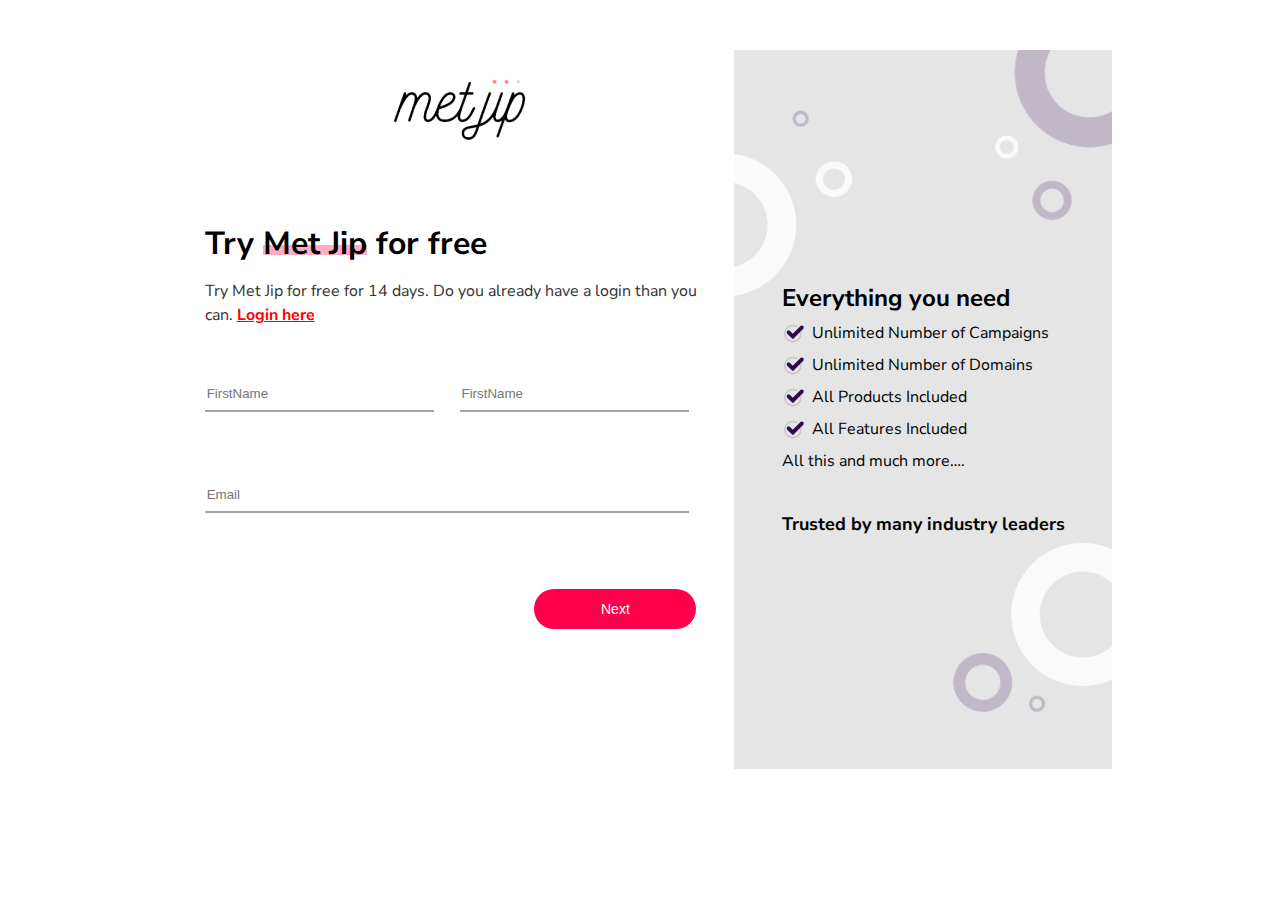
<file: index.html>
<!DOCTYPE html>
<html lang="en">
<head>
    <meta charset="UTF-8">
    <meta name="viewport" content="width=device-width, initial-scale=1.0">
    <link rel="preconnect" href="https://fonts.gstatic.com">
    <link href="https://fonts.googleapis.com/css2?family=Nunito+Sans:wght@400;700&display=swap" rel="stylesheet">
    <title>Title</title>
    <link rel="stylesheet" href="clear.css">
    <link rel="stylesheet" href="index.css">
</head>
<body>
<div class="content">

    <div class="first-block">
        <div class="some-test">
            <div class="my-logo">
                <img  src="media/picturemessage_4seanznx%201.png">
            </div>
            <div class="first-block-title">
                <h1> Try <span class="pink"> Met Jip</span> for free</h1>
                <p>Try Met Jip for free for 14 days. Do you already have a login than you can.
                    <a href="#">Login here</a></p>
            </div>
            <form action="second-register.html" method="LINK" class="second-form-my-form">
                <div class="row-input">
                    <div class="input-container">
                        <input type="text"  placeholder="FirstName" class="form-input-name">
                        <span class="error"> some message </span>
                    </div>
                    <div class="input-container">
                        <input type="text" placeholder="FirstName" class="form-input-name1">
                        <span class="error1"> some message </span>
                    </div>
                </div>
                <input type="email" placeholder="Email" class="form-input-email">
                <span class="error2"> some message </span>
                <div class="btn-form">
                    <button type="submit" class="form-account" disabled>Next</button>
                </div>
            </form>
        </div>
    </div>
    <div class="second-block">
        <div class="layout-second">
            <div class="info-content-title">
                <p>Everything you need</p>
            </div>
            <ul class="info-content-ul">
                <li class="info-content-ul-li">
                    Unlimited Number of Campaigns
                </li>
                <li class="info-content-ul-li">
                    Unlimited Number of Domains
                </li>
                <li class="info-content-ul-li">
                    All Products Included
                </li>
                <li class="info-content-ul-li">
                    All Features Included
                </li>

            </ul>
            <div class="info-content-some">
                All this and much more….
            </div>
            <div class="info-content-industry">
                <p>
                    Trusted by many industry leaders
                </p>
<!--                <img src="media/Group%20427.png">-->
            </div>
        </div>
    </div>
</div>

<script src="validate.js"></script>
<!--<script src="new_modal.js"></script>-->
<!--<script src="some-validation.js"></script>-->
</body>
</html>
</file>
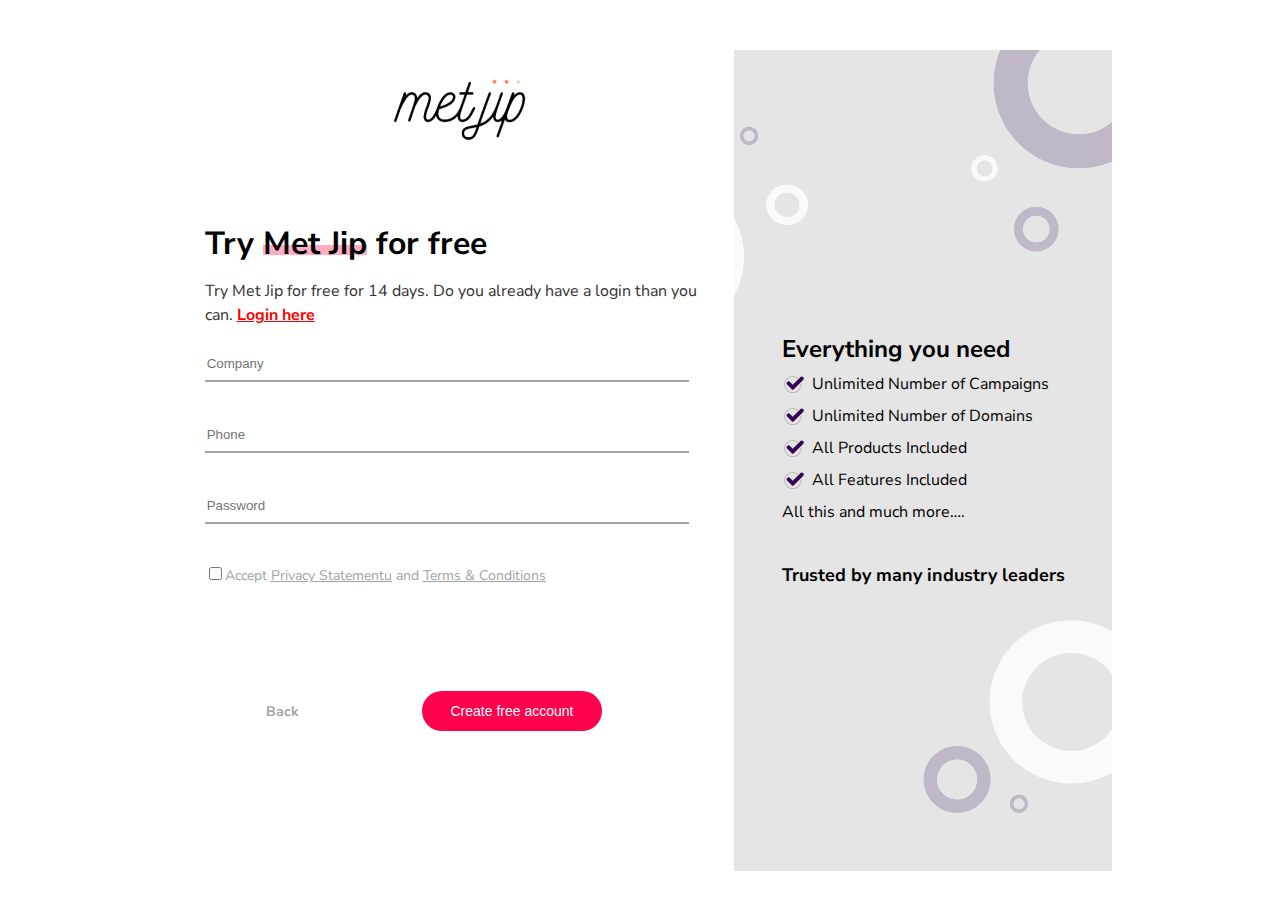
<file: second-register.html>
<!DOCTYPE html>
<html lang="en">
<head>
    <meta charset="UTF-8">
    <meta name="viewport" content="width=device-width, initial-scale=1.0">
    <link rel="preconnect" href="https://fonts.gstatic.com">
    <link href="https://fonts.googleapis.com/css2?family=Nunito+Sans:wght@400;700&display=swap" rel="stylesheet">
    <title>Title</title>
    <link rel="stylesheet" href="clear.css">
    <link rel="stylesheet" href="second-register.css">
</head>
<body>

<div class="content">
    <div class="first-block">
        <div class="some-test">
            <div class="my-logo">
                <img  src="media/picturemessage_4seanznx%201.png">
            </div>
            <div class="first-block-title">
                <h1> Try <span class="pink"> Met Jip</span> for free</h1>
                <p>Try Met Jip for free for 14 days. Do you already have a login than you can.
                    <a href="#">Login here</a></p>
            </div>
            <form action="thx.html" method="LINK" class="second-form-my-form">
                <input type="text" placeholder="Company" class="form-input-email">
                <span class="error"> some message </span>
                <input type="tel" placeholder="Phone" class="form-input-email1">
                <span class="error1"> some message </span>
                <input type="password" placeholder="Password" class="form-input-email2">
                <span class="error2"> some message </span>
                <div class="check-box-form">
                    <input type="checkbox" id="acceptPrivacy">Accept  <a class="open-modal" href="#modal"><u class="links">Privacy Statementu</u></a> and
                    <a class="open-modal" href="#modal"><u class="links">Terms & Conditions</u></a>
                </div>
                <div class="form-btn">
                    <form action="thx.css" method="LINK">
                        <a href="index.html">Back</a>
                        <button type="submit" class="form-account" disabled>Create free account</button>
                    </form>
                </div>
            </form>
        </div>
    </div>
    <div class="second-block">
        <div>
            <div class="info-content-title">
                <p>Everything you need</p>
            </div>
            <ul class="info-content-ul">
                <li class="info-content-ul-li">
                    Unlimited Number of Campaigns
                </li>
                <li class="info-content-ul-li">
                    Unlimited Number of Domains
                </li>
                <li class="info-content-ul-li">
                    All Products Included
                </li>
                <li class="info-content-ul-li">
                    All Features Included
                </li>

            </ul>
            <div class="info-content-some">
                All this and much more….
            </div>
            <div class="info-content-industry">
<!--                <img src="media/Group%20427.png">-->
                <p>
                    Trusted by many industry leaders
                </p>
            </div>
        </div>
    </div>
</div>
<div id='modal' class="modal">
    <img src="media/Union.png" class="modal__cross modal-close" />
    <div class="modal-content">
        <h1>Privacy Statement</h1>
        <p>Lorem ipsum dolor sit amet, consectetur adipiscing elit, sed do eiusmod tempor incididunt ut labore et dolore magna aliqua. Vulputate sapien nec sagittis aliquam malesuada bibendum. Vulputate ut pharetra sit amet aliquam id diam maecenas ultricies. Aliquet nibh praesent tristique magna sit amet. Convallis aenean et tortor at risus viverra. Tristique sollicitudin nibh sit amet commodo. Integer enim neque volutpat ac tincidunt vitae semper. Rhoncus urna neque viverra justo nec ultrices.</p>
        <p>Viverra aliquet eget sit amet tellus cras adipiscing enim eu. Elementum pulvinar etiam non quam lacus suspendisse faucibus. Nec sagittis aliquam malesuada bibendum arcu vitae elementum. Tortor posuere ac ut consequat semper viverra. At quis risus sed vulputate odio ut enim blandit.</p>
        <p>Ornare massa eget egestas purus viverra accumsan. Mattis rhoncus urna neque viverra justo nec. Adipiscing diam donec adipiscing tristique risus nec feugiat. Amet massa vitae tortor condimentum. At varius vel pharetra vel. Porttitor eget dolor morbi non arcu risus quis varius. Id donec ultrices tincidunt arcu. Aliquet enim tortor at auctor urna nunc id cursus. Rhoncus dolor purus non enim praesent elementum facilisis leo.</p>
        <h4>Amet massa vitae tortor</h4>
        <p>Lorem ipsum dolor sit amet, consectetur adipiscing elit, sed do eiusmod tempor incididunt ut labore et dolore magna aliqua. Vulputate sapien nec sagittis aliquam malesuada bibendum. Vulputate ut pharetra sit amet aliquam id diam maecenas ultricies. Aliquet nibh praesent tristique magna sit amet. Convallis aenean et tortor at risus viverra. Tristique sollicitudin nibh sit amet commodo. Integer enim neque volutpat ac tincidunt vitae semper. Rhoncus urna neque viverra justo nec ultrices.</p>
        <p>Viverra aliquet eget sit amet tellus cras adipiscing enim eu. Elementum pulvinar etiam non quam lacus suspendisse faucibus. Nec sagittis aliquam malesuada bibendum arcu vitae elementum. Tortor posuere ac ut consequat semper viverra. At quis risus sed vulputate odio ut enim blandit.</p>
    </div>
</div>
<div class="overlay overlay-modal"></div>


<script src="modal.js"></script>
<script src="new_validate.js"></script>
<!--<script src="validate.js"></script>-->


</body>
</html>
</file>
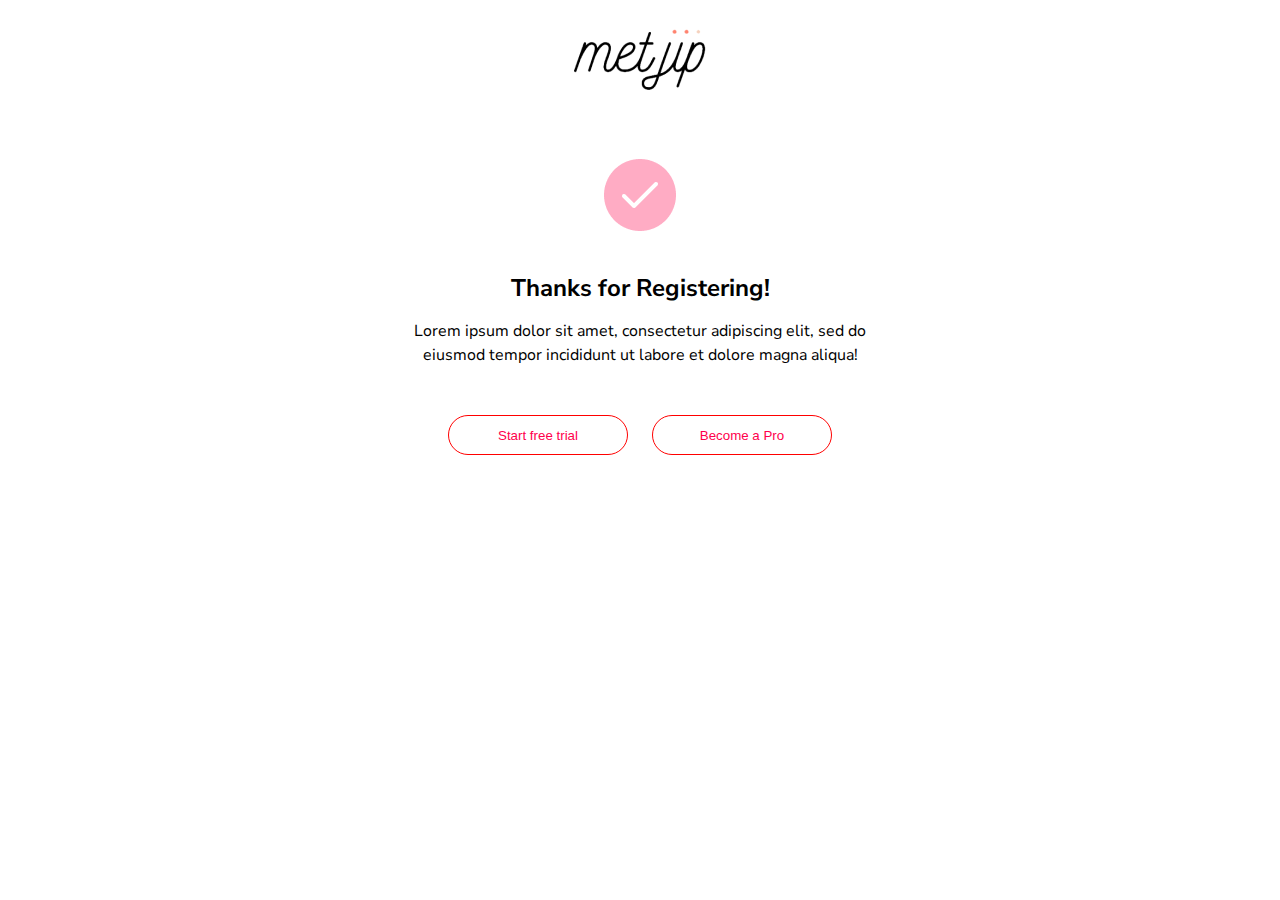
<file: thx.html>
<!DOCTYPE html>
<html lang="en">
<head>
    <meta charset="UTF-8">
    <meta name="viewport" content="width=device-width, initial-scale=1.0">
    <link rel="preconnect" href="https://fonts.gstatic.com">
    <link href="https://fonts.googleapis.com/css2?family=Nunito+Sans:wght@400;700&display=swap" rel="stylesheet">
    <title>Title</title>
    <link rel="stylesheet" href="clear.css">
    <link rel="stylesheet" href="thx.css">
</head>
<body>
<div class="content">
    <div class="content-info">
        <div class="content-info-logo">
            <img src="media/picturemessage_4seanznx%201.png">
        </div>
        <div class="content-info-image">
            <img src="media/Group%205%20100.png">
        </div>
        <div class="content-info-title">
            Thanks for Registering!
        </div>
        <div class="content-info-text">
            Lorem ipsum dolor sit amet, consectetur adipiscing elit, sed do<br> eiusmod tempor incididunt ut labore et dolore magna aliqua!
        </div>
        <div class="content-info-btn">
            <button class="content-info-btn-trial">Start free trial</button>
            <button class="content-info-btn-pro">Become a Pro</button>
        </div>
    </div>
</div>


</body>
</html>
</file>
<file: clear.css>
html, body, div, span, applet, object, iframe,
h1, h2, h3, h4, h5, h6, p, blockquote, pre,
a, abbr, acronym, address, big, cite, code,
del, dfn, em, img, ins, kbd, q, s, samp,
small, strike, strong, sub, sup, tt, var,
b, u, i, center,
dl, dt, dd, ol, ul, li,
fieldset, form, label, legend,
table, caption, tbody, tfoot, thead, tr, th, td,
article, aside, canvas, details, embed,
figure, figcaption, footer, header, hgroup,
menu, nav, output, ruby, section, summary,
time, mark, audio, video {
    margin: 0;
    padding: 0;
    border: 0;
    font-size: 100%;
    font: inherit;
    vertical-align: baseline;
}
/* HTML5 display-role reset for older browsers */
article, aside, details, figcaption, figure,
footer, header, hgroup, menu, nav, section {
    display: block;
}
body {
    line-height: 1;
}
ol, ul {
    list-style: none;
}
blockquote, q {
    quotes: none;
}
blockquote:before, blockquote:after,
q:before, q:after {
    content: '';
    content: none;
}
table {
    border-collapse: collapse;
    border-spacing: 0;
}
</file>
<file: index.css>
*{
    box-sizing: border-box;
}
body{
    font-family: 'Nunito Sans', sans-serif;
    font-weight: normal;
    margin: 50px 50px 50px 50px;
}
.content{
    display: flex;
    width: 80%;
    margin: 0 auto;
}
.first-block{
    display: flex;
    justify-content: space-between;
    flex-direction: column;
    flex: 1 1 60%;
    margin-bottom: 120px;
    /*margin-left: 120px;*/
}
.my-logo{
    margin-top: 24px;
    text-align: center;
}
.some-test{
    width: 90%;
    margin: 0 20px 20px auto;

}
.first-block-title{
    margin-top: 80px;
}
.first-block-title h1{
    font-weight: bold;
    font-size: 32px;
    line-height: 120%;
    color: #000000;
}
.first-block-title p{
    margin-top: 16px;
    font-weight: normal;
    font-size: 16px;
    line-height: 150%;
    color: #323232;
}
.first-block-title a{
    font-weight: bold;
    line-height: 24px;
    color: red;
}
.pink{
    position: relative;
    z-index: 1;
}
.pink:after{
    content: '';
    position: absolute;
    width: 100%;
    height: 10px;
    background: rgba(255, 172, 196, 1);
    bottom: 10px;
    left: 0;
    display: block;
    z-index: -1;
}
.second-form-my-form{
    display: flex;
    flex-direction: column;
    margin: 0 0 0 auto;
}
.row-input{
    display: flex ;
    flex-direction: row;
}
.form-input-name{
    outline: none;
    border-left: none;
    border-right: none;
    border-top: none;
    margin-top: 50px;
    width: 90%;
    height: 35px;
    border-bottom: 2px solid #A1A3A7;
}
.form-input-name:focus{
    border-bottom: 2px solid #323232;
}
.form-input-name:focus::placeholder{
    transform: translateY(-10px)
}
.input-container{
    display: flex;
    flex: 0 0 50%;
    flex-direction: column;
}
.btn-form{
    display: flex;
    margin: 0 0 0 auto;
}
.error{
    margin: 0px auto;
    visibility: hidden;
    color: red;
    text-align: right;
}
.error1{
    margin: 0px auto;
    visibility: hidden;
    color: red;
    text-align: right;
}
.error2{
    margin: 0px auto;
    visibility: hidden;
    color: red;
    text-align: right;
}
.my-valid{
    background: url("media/Vector.png");
    background-size: 15px 10px;
    background-repeat: no-repeat;
    background-position: 95% 15px;
}.my-valid1{
    background: url("media/Vector.png");
    background-size: 15px 10px;
    background-repeat: no-repeat;
    background-position: 98% 15px;
}
.form-input-name1{
    outline: none;
    border-left: none;
    border-right: none;
    border-top: none;
    margin-top: 50px;
    width: 90%;
    height: 35px;

    border-bottom: 2px solid #A1A3A7;
}
.form-input-name1:focus{
    border-bottom: 2px solid #323232;
}
.form-input-name1:focus::placeholder{
    transform: translateY(-10px)
}
.form-input-email{
    outline: none;
    border-left: none;
    border-right: none;
    border-top: none;
    margin-top: 50px;
    width: 95%;
    height: 35px;
    border-bottom: 2px solid #A1A3A7;
}
.form-input-email:focus{
    border-bottom: 2px solid #323232;
}
.form-input-email:focus::placeholder{
    transform: translateY(-10px)
}
.form-account{
    margin-top: 60px;
    display: block;
    width: 180px;
    height: 40px;
    font-size: 14px;
    background: #FF004C;
    border-radius: 24px;
    color: white;
    border: none;
    outline: none;

    margin-right: 10%;
    /*margin-left: 488px;*/
}
.second-block{
    background: #E5E5E5;
    background-image: url("media/Background@2x.png");
    display: flex;
    align-items: center;
    justify-content: center;
    flex: 1 1 40%;
    background-size: cover;
    background-position: top -52px right -52px;
    background-repeat: no-repeat;
}
.info-content-title{
    font-weight: bold;
    font-size: 24px;
    line-height: 29px;
}
.info-content-ul{
    margin-top: 8px;
}
.info-content-ul-li{
    background: url("media/Group 421.png") no-repeat;
    margin: 8px 0;
    font-size: 16px;
    line-height: 24px;
    padding-left: 30px;
    position: relative;
}
.info-content-some{
    font-size: 16px;
    line-height: 24px;
    position: relative;
}
.info-content-industry{
    margin-top: 40px;
    font-weight: bold;
    font-size: 18px;
    line-height: 22px;
}
@media all and (max-width: 769px) {
    body{
        font-family: 'Nunito Sans', sans-serif;
        font-weight: normal;
        margin: 0;
    }
    .content{
        width: 100%;
        margin: 0 auto;
        flex-direction: column;
        align-items: center;
        justify-content: center;
    }
    .first-block{
        width: 100%;
    }
    .my-logo{
        margin-top: 28px;
        text-align: center;
    }
    .first-block-title h1{

        /*margin-left: 20px;*/
        font-weight: bold;
        font-size: 32px;
        line-height: 120%;
        color: #000000;
    }
    .first-block-title p{
        /*width: 50%;*/
        /*margin-left: 20px;*/
        font-weight: normal;
        font-size: 16px;
        line-height: 150%;
        color: #323232;
    }
    .row-input{
        display: flex;
        flex-direction: column;
        /*margin-left: 0px;*/
        /*margin-left: 20px;*/
    }
    .btn-form{
        margin: 0 auto;
    }
    .form-input-name{
        outline: none;
        border-left: none;
        border-right: none;
        border-top: none;
        margin-top: 30px;
        width: 100%;
        height: 30px;
        border-bottom: 2px solid #A1A3A7;
    }
    .form-input-name1{
        outline: none;
        border-left: none;
        border-right: none;
        border-top: none;
        margin-top: 30px;
        width: 100%;
        height: 30px;
        border-bottom: 2px solid #A1A3A7;
        margin-left: 0px;
    }
    .form-input-email{
        outline: none;
        border-left: none;
        border-right: none;
        border-top: none;
        margin-top: 30px;
        width: 99%;
        height: 30px;
        margin-right: 20px;
        border-bottom: 2px solid #A1A3A7;
        /*margin-left: 20px;*/
    }
    .form-account{
        margin-top: 60px;
        margin-right: 0px;
        display: block;
        width: 180px;
        height: 40px;
        font-size: 14px;
        background: #FF004C;
        border-radius: 24px;
        color: white;
        border: none;
        outline: none;

    }
    .second-block{
        width: 100%;
        padding: 63px 0 240px 0;
        margin-bottom: 20px;
    }
    .my-valid{
        background: url("media/Vector.png");
        background-size: 15px 10px;
        background-repeat: no-repeat;
        background-position: 95% 15px;
    }

}
.invalid-input, .invalid-input:focus{
    border-color: red;
}
</file>
<file: second-register.css>
*{
    box-sizing: border-box;
}
body{
    font-family: 'Nunito Sans', sans-serif;
    font-weight: normal;
    margin: 50px 50px 50px 50px;
}
.content{
    display: flex;
    width: 80%;
    margin: 0 auto;
}
.first-block{
    display: flex;
    justify-content: space-between;
    flex-direction: column;
    flex: 1 1 60%;
    margin-bottom: 120px;
    /*margin-left: 120px;*/
}
.my-logo{
    margin-top: 24px;
    text-align: center;
}
.some-test{
    width: 90%;
    margin: 0 20px 20px auto;

}
.first-block-title{
    margin-top: 80px;
}
.first-block-title h1{
    font-weight: bold;
    font-size: 32px;
    line-height: 120%;
    color: #000000;
}
.first-block-title p{
    margin-top: 16px;
    font-weight: normal;
    font-size: 16px;
    line-height: 150%;
    color: #323232;
}
.first-block-title a{
    font-weight: bold;
    line-height: 24px;
    color: red;
}
.pink{
    position: relative;
    z-index: 1;
}
.pink:after{
    content: '';
    position: absolute;
    width: 100%;
    height: 10px;
    background: rgba(255, 172, 196, 1);
    bottom: 10px;
    left: 0;
    display: block;
    z-index: -1;
}
.second-form-my-form{
    display: flex;
    flex-direction: column;
    margin: 0 0 0 auto;
}
.row-input{
    display: flex ;
    flex-direction: row;
}
.input-container{
    display: flex;
    flex: 0 0 50%;
    flex-direction: column;
}
.btn-form{
    display: flex;
    margin: 0 0 0 auto;
}
.error{
    margin: 0px auto;
    visibility: hidden;
    color: red;
    text-align: right;
}
.error1{
    margin: 0px auto;
    visibility: hidden;
    color: red;
    text-align: right;
}
.error2{
    margin: 0px auto;
    visibility: hidden;
    color: red;
    text-align: right;
}
.my-valid{
    background: url("media/Vector.png");
    background-size: 15px 10px;
    background-repeat: no-repeat;
    background-position: 95% 15px;
}
.form-input-email{
    outline: none;
    border-left: none;
    border-right: none;
    border-top: none;
    margin-top: 20px;
    width: 95%;
    height: 35px;
    border-bottom: 2px solid #A1A3A7;
}
.form-input-email:focus{
    border-bottom: 2px solid #323232;
}
.form-input-email:focus::placeholder{
    transform: translateY(-10px)
}
.form-input-email1{
    outline: none;
    border-left: none;
    border-right: none;
    border-top: none;
    margin-top: 20px;
    width: 95%;
    height: 35px;
    border-bottom: 2px solid #A1A3A7;
}
.form-input-email1:focus{
    border-bottom: 2px solid #323232;
}
.form-input-email1:focus::placeholder{
    transform: translateY(-10px)
}
.form-input-email2{
    outline: none;
    border-left: none;
    border-right: none;
    border-top: none;
    margin-top: 20px;
    width: 95%;
    height: 35px;
    border-bottom: 2px solid #A1A3A7;
}
.form-input-email2:focus{
    border-bottom: 2px solid #323232;
}
.form-input-email2:focus::placeholder{
    transform: translateY(-10px)
}
.form-account{
    display: block;
    width: 180px;
    height: 40px;
    font-size: 14px;
    background: #FF004C;
    border-radius: 24px;
    color: white;
    border: none;
    outline: none;

    margin-right: 10%;

}
.second-block{
    background: #E5E5E5;
    background-image: url("media/Background@2x.png");
    display: flex;
    align-items: center;
    justify-content: center;
    flex: 1 1 40%;
    background-size: cover;
    background-position: top -52px right -52px;
    background-repeat: no-repeat;
}
.info-content-title{
    font-weight: bold;
    font-size: 24px;
    line-height: 29px;
}
.info-content-ul{
    margin-top: 8px;
}
.info-content-ul-li{
    background: url("media/Group 421.png") no-repeat;
    margin: 8px 0;
    font-size: 16px;
    line-height: 24px;
    padding-left: 30px;
    position: relative;
}
.info-content-some{
    font-size: 16px;
    line-height: 24px;
    position: relative;
}
.info-content-industry{
    margin-top: 40px;
    font-weight: bold;
    font-size: 18px;
    line-height: 22px;
}
/*@media all and (max-width: 767px) {*/
/*    body{*/
/*        font-family: 'Nunito Sans', sans-serif;*/
/*        font-weight: normal;*/
/*        margin: 0;*/
/*    }*/
/*    .content{*/
/*        width: 100%;*/
/*        margin: 0 auto;*/
/*        flex-direction: column;*/
/*        align-items: center;*/
/*        justify-content: center;*/
/*    }*/
/*    .first-block{*/
/*        width: 100%;*/
/*    }*/
/*    .my-logo{*/
/*        margin-top: 28px;*/
/*        text-align: center;*/
/*    }*/
/*    .first-block-title h1{*/

/*        !*margin-left: 20px;*!*/
/*        font-weight: bold;*/
/*        font-size: 32px;*/
/*        line-height: 120%;*/
/*        color: #000000;*/
/*    }*/
/*    .first-block-title p{*/
/*        !*width: 50%;*!*/
/*        !*margin-left: 20px;*!*/
/*        font-weight: normal;*/
/*        font-size: 16px;*/
/*        line-height: 150%;*/
/*        color: #323232;*/
/*    }*/
/*    .row-input{*/
/*        display: flex;*/
/*        flex-direction: column;*/
/*        !*margin-left: 0px;*!*/
/*        margin-left: 20px;*/
/*    }*/
/*    .btn-form{*/
/*        margin: 0 auto;*/
/*    }*/
/*    .form-input-name{*/
/*        outline: none;*/
/*        border-left: none;*/
/*        border-right: none;*/
/*        border-top: none;*/
/*        margin-top: 30px;*/
/*        width: 100%;*/
/*        height: 30px;*/
/*        border-bottom: 2px solid #A1A3A7;*/
/*    }*/
/*    .form-input-name1{*/
/*        outline: none;*/
/*        border-left: none;*/
/*        border-right: none;*/
/*        border-top: none;*/
/*        margin-top: 30px;*/
/*        width: 100%;*/
/*        height: 30px;*/
/*        border-bottom: 2px solid #A1A3A7;*/
/*        margin-left: 0px;*/
/*    }*/
/*    .form-input-email{*/
/*        outline: none;*/
/*        border-left: none;*/
/*        border-right: none;*/
/*        border-top: none;*/
/*        margin-top: 50px;*/
/*        width: 95%;*/
/*        height: 30px;*/
/*        margin-right: 20px;*/
/*        border-bottom: 2px solid #A1A3A7;*/
/*        margin-left: 20px;*/
/*    }*/
/*    .form-account{*/
/*        !*margin-top: 60px;*!*/
/*        margin-right: 0px;*/
/*        display: block;*/
/*        width: 180px;*/
/*        height: 40px;*/
/*        font-size: 14px;*/
/*        background: #FF004C;*/
/*        border-radius: 24px;*/
/*        color: white;*/
/*        border: none;*/
/*        outline: none;*/

/*    }*/
/*    .second-block{*/
/*        width: 100%;*/
/*        padding: 63px 0 240px 0;*/
/*        margin-bottom: 20px;*/
/*    }*/
/*    .my-valid{*/
/*        background: url("media/Vector.png");*/
/*        background-size: 15px 10px;*/
/*        background-repeat: no-repeat;*/
/*        background-position: 335px 15px;*/
/*    }*/

/*}*/
/*.invalid-input, .invalid-input:focus{*/
/*    border-color: red;*/
/*}*/





/*body{*/
/*    font-family: 'Nunito Sans', sans-serif;*/
/*    font-weight: normal;*/
/*    margin: 50px 50px 50px 50px;*/
/*}*/
/*.content{*/
/*    display: flex;*/
/*    width: 100%;*/
/*    margin: 0 auto;*/
/*}*/
/*.info-content{*/
/*    flex: 1 1 40%;*/
/*}*/
/*.first-block{*/
/*    display: flex;*/
/*    justify-content: space-between;*/
/*    flex-direction: column;*/
/*    flex: 1 1 60%;*/
/*    margin-bottom: 120px;*/
/*}*/
/*.my-logo{*/
/*    margin-top: 24px;*/
/*    text-align: center;*/
/*}*/
/*.some-test{*/
/*    width: 90%;*/
/*    margin: 0 20px 20px auto;*/

/*}*/
/*.first-block-title{*/
/*    margin-top: 80px;*/
/*}*/
/*.first-block-title h1{*/
/*    font-weight: bold;*/
/*    font-size: 32px;*/
/*    line-height: 120%;*/
/*    color: #000000;*/
/*}*/
/*.first-block-title p{*/
/*    margin-top: 16px;*/
/*    font-weight: normal;*/
/*    font-size: 16px;*/
/*    line-height: 150%;*/
/*    color: #323232;*/
/*}*/
/*.first-block-title a{*/
/*    font-weight: bold;*/
/*    line-height: 24px;*/
/*    color: red;*/
/*}*/
/*.pink{*/
/*    position: relative;*/
/*    z-index: 1;*/
/*}*/
/*.pink:after{*/
/*    content: '';*/
/*    position: absolute;*/
/*    width: 100%;*/
/*    height: 10px;*/
/*    background: rgba(255, 172, 196, 1);*/
/*    bottom: 10px;*/
/*    left: 0;*/
/*    display: block;*/
/*    z-index: -1;*/
/*}*/
/*.second-form-my-form{*/
/*    display: flex;*/
/*    flex-direction: column;*/
/*    margin: 0 0 0 auto;*/
/*}*/
/*.second-form{*/
/*    margin-top: 15px;*/
/*}*/
/*.my-form{*/
/*    display: flex;*/
/*    flex-direction: column;*/
/*}*/
/*.form-input-company{*/
/*    outline: none;*/
/*    border-left: none;*/
/*    border-right: none;*/
/*    border-top: none;*/
/*    margin-top: 50px;*/
/*    width: 90%;*/
/*    height: 30px;*/
/*    border-bottom: 2px solid #A1A3A7;*/
/*}*/
/*.form-input-company:focus{*/
/*    border-bottom: 2px solid #323232;*/
/*}*/
/*.form-input-company:focus::placeholder{*/
/*    transform: translateY(-10px)*/
/*}*/
/*.form-input-company:optional:invalid {*/
/*    border-color: red;*/
/*}*/
/*.form-input-company:valid{*/
/*    background: url("media/Vector.png");*/
/*    background-size: 15px 10px;*/
/*    background-repeat: no-repeat;*/
/*    background-position: 481px 15px;*/
/*}*/
/*.form-input-phone{*/
/*    outline: none;*/
/*    border-left: none;*/
/*    border-right: none;*/
/*    border-top: none;*/
/*    margin-top: 50px;*/
/*    width: 90%;*/
/*    height: 30px;*/
/*    border-bottom: 2px solid #A1A3A7;*/
/*}*/
/*.form-input-phone:focus{*/
/*    border-bottom: 2px solid #323232;*/
/*}*/
/*.form-input-phone:focus::placeholder{*/
/*     transform: translateY(-10px)*/
/*}*/
/*.form-input-phone:valid{*/
/*    background: url("media/Vector.png");*/
/*    background-size: 15px 10px;*/
/*    background-repeat: no-repeat;*/
/*    background-position: 481px 15px;*/
/*}*/
/*.form-input-phone:optional:invalid {*/
/*    border-color: red;*/
/*}*/
/*.form-input-password{*/
/*    outline: none;*/
/*    border-left: none;*/
/*    border-right: none;*/
/*    border-top: none;*/
/*    margin-top: 50px;*/
/*    width: 90%;*/
/*    height: 30px;*/
/*    border-bottom: 2px solid #A1A3A7;*/
/*}*/
/*.form-input-password:focus{*/
/*    border-bottom: 2px solid #323232;*/
/*}*/
/*.form-input-password:focus::placeholder{*/
/*    transform: translateY(-10px)*/
/*}*/
/*.form-input-password:valid{*/
/*    background: url("media/Vector.png");*/
/*    background-size: 15px 10px;*/
/*    background-repeat: no-repeat;*/
/*    background-position: 481px 15px;*/
/*}*/
/*.form-input-password:optional:invalid {*/
/*    border-color: red;*/
/*}*/
.check-box-form{
    margin-top: 24px;
    font-size: 14px;
    line-height: 21px;
    color: #A1A3A7;
}
.check-box-form u{
    cursor: pointer;
}
.form-btn{
    display: flex;
    margin-top: 105px;
    justify-content: space-around;
}
.form-btn a{
    margin: auto 0 auto 0 ;
    display: block;
    text-decoration: none;
    color: #A1A3A7;
    font-weight: bold;
    font-size: 14px;
    line-height: 17px;
}
.form-btn a:hover{
    text-decoration: underline;
}
.form-account{
    display: block;
    width: 180px;
    height: 40px;
    font-size: 14px;
    background: #FF004C;
    border-radius: 24px;
    color: white;
    border: none;
    outline: none;
}
.open-modal{
    color: #A1A3A7;
}
.overlay {
    opacity: 0;
    visibility: hidden;
    position: fixed;
    top: 0;
    left: 0;
    width: 100%;
    height: 100%;
    background-color: rgba(0, 0, 0, .5);
    z-index: 20;
    transition: .3s all;
}
.modal {
    opacity: 0;
    visibility: hidden;
    width: 100%;
    max-width: 784px;
    position: fixed;
    top: 50%;
    left: 50%;
    transform: translate(-50%, -50%);
    z-index: 30;
    box-shadow: 0 3px 10px -.5px rgba(0, 0, 0, .2);
    text-align: center;
    padding: 4px;
    border-radius: 3px;
    background-color: #fff;
    transition: 0.3s all;
}

@media all and (max-width: 767px){
    .modal{
        max-width: 90%;
        height: 95%;
    }
}

.modal-content{
    text-align: start;
    padding: 0 60px 0 64px;
    margin: 54px 0 25px 0;
    overflow: auto;
    height: 76vh;
}

@media all and (max-width: 900px){
    .modal-content{
        padding: 0 34px 0 37px;
        height: 92%;
    }
}

.modal-content h1{
    text-align: center;
    font-weight: bold;
    font-size: 24px;
    line-height: 120%;
    margin: 0 0 24px 0;
}

.modal-content h4{
    font-weight: bold;
    font-size: 18px;
    line-height: 120%;
    margin: 40px 0 16px 0;
}

.modal-content p{
    font-size: 14px;
    line-height: 150%;
    margin-top: 16px;
}

.modal-content p:first-child{
    margin-top: 0;
}

.modal-content::-webkit-scrollbar {
    width: 6px;
    background-color: #ffffff;
}

.modal-content::-webkit-scrollbar-thumb {
    border-radius: 8px;
}

.modal-content::-webkit-scrollbar-track {
    opacity: 0.2;
    border-radius: 8px;
    background-color: #ffffff;
}
.modal.active,
.overlay.active{
    opacity: 1;
    visibility: visible;
}
.modal__cross {
    width: 15px;
    height: 15px;
    position: absolute;
    top: 20px;
    right: 20px;
    fill: #444;
    cursor: pointer;
}
@media all and (max-width: 769px) {
    body{
        font-family: 'Nunito Sans', sans-serif;
        font-weight: normal;
        margin: 0;
    }
    .content{
        width: 100%;
        margin: 0 auto;
        flex-direction: column;
        align-items: center;
        justify-content: center;
    }
    .first-block{
        width: 100%;
    }
    .my-logo{
        margin-top: 28px;
        text-align: center;
    }
    .first-block-title{
        margin: 20px 0px 20px 0px;
    }
    .first-block-title h1{
        font-weight: bold;
        font-size: 32px;
        line-height: 120%;
        color: #000000;
    }
    .first-block-title p{
        font-weight: normal;
        font-size: 16px;
        line-height: 150%;
        color: #323232;
    }
    .row-input{
        display: flex;
        flex-direction: column;
        margin-left: 20px;
    }
    .form-input-email {
        outline: none;
        border-left: none;
        border-right: none;
        border-top: none;
        margin-top: 30px;
        width: 99%;
        height: 30px;
        margin-right: 20px;
        border-bottom: 2px solid #A1A3A7;
    }
    .form-input-email1 {
        outline: none;
        border-left: none;
        border-right: none;
        border-top: none;
        margin-top: 30px;
        width: 99%;
        height: 30px;
        margin-right: 20px;
        border-bottom: 2px solid #A1A3A7;
    }
    .form-input-email2 {
        outline: none;
        border-left: none;
        border-right: none;
        border-top: none;
        margin-top: 30px;
        width: 99%;
        height: 30px;
        margin-right: 20px;
        border-bottom: 2px solid #A1A3A7;
    }
    .btn-form{
        margin: 0 auto;
    }
    .form-input-company {
        outline: none;
        border-left: none;
        border-right: none;
        border-top: none;
        margin-top: 30px;
        width: 90%;
        height: 30px;
        margin-right: 20px;
        margin-left: 20px;
        border-bottom: 2px solid #A1A3A7;
    }
    .form-input-phone{
        outline: none;
        border-left: none;
        border-right: none;
        border-top: none;
        margin-top: 30px;
        width: 90%;
        height: 30px;
        margin-right: 20px;
        margin-left: 20px;
        border-bottom: 2px solid #A1A3A7;

    }
    .form-input-password{
        outline: none;
        border-left: none;
        border-right: none;
        border-top: none;
        margin-top: 50px;
        width: 90%;
        height: 30px;
        margin-right: 20px;
        border-bottom: 2px solid #A1A3A7;
        margin-left: 20px;
    }
    .form-account{
        margin-top: 0px;
        margin-right: 0px;
        display: block;
        width: 180px;
        height: 40px;
        font-size: 14px;
        background: #FF004C;
        border-radius: 24px;
        color: white;
        border: none;
        outline: none;
    }
    .check-box-form{
        margin: 20px 0px 20px 0px;
    }
    .second-block{
        width: 100%;
        padding: 63px 0 240px 0;
        margin-bottom: 20px;
    }
    /*.form-btn a{*/
    /*    !*margin: 0 auto;*!*/
    /*}*/
    .my-valid{
        background: url("media/Vector.png");
        background-size: 15px 10px;
        background-repeat: no-repeat;
        background-position: 95% 15px;
    }
    .form-btn{
        margin-top: 0px;
    }

}
.invalid-input, .invalid-input:focus{
    border-color: red;
}
</file>
<file: thx.css>
body{
    font-family: 'Nunito Sans', sans-serif;
    font-weight: normal;
}
.content {
    text-align: center;
}
.content-info{
    width: 100%;
    margin: 0 auto;
}
.content-info-logo{
    margin-top: 24px;
    text-align: center;
}
.content-info-image{
    margin-top: 64px;
}
.content-info-title{
    margin-top: 40px;
    font-weight: bold;
    font-size: 24px;
    line-height: 29px;
}
.content-info-text{
    margin-top: 16px;
    font-size: 16px;
    line-height: 24px;
}
.content-info-btn{
    margin-top: 48px;
    font-size: 14px;
    line-height: 17px;
    display: flex;
    justify-content: center;
}
.content-info-btn-trial{
    margin: 0 12px;
    display: block;
    width: 180px;
    height: 40px;
    background: #ffffff;
    border-radius: 24px;
    color: #FF004C;
    border: 1px solid red;
    outline: none;
    cursor: pointer;
}
.content-info-btn-pro{
    margin: 0 12px;
    display: block;
    width: 180px;
    height: 40px;
    background: #ffffff;
    border-radius: 24px;
    color: #FF004C;
    border: 1px solid red;
    outline: none;
    cursor: pointer;
}
.content-info-btn-trial:hover {
    background: #FF004C;
    color: white;
}
.content-info-btn-pro:hover {
    background: #FF004C;
    color: white;
}






/*   Медиа  */
@media (max-width:767px) {
    .content-info{
        min-width: 320px;
        width: 100%;
    }
    .content-info-text{
        font-size: 11px;
        line-height: 28px;
    }
}
</file>
